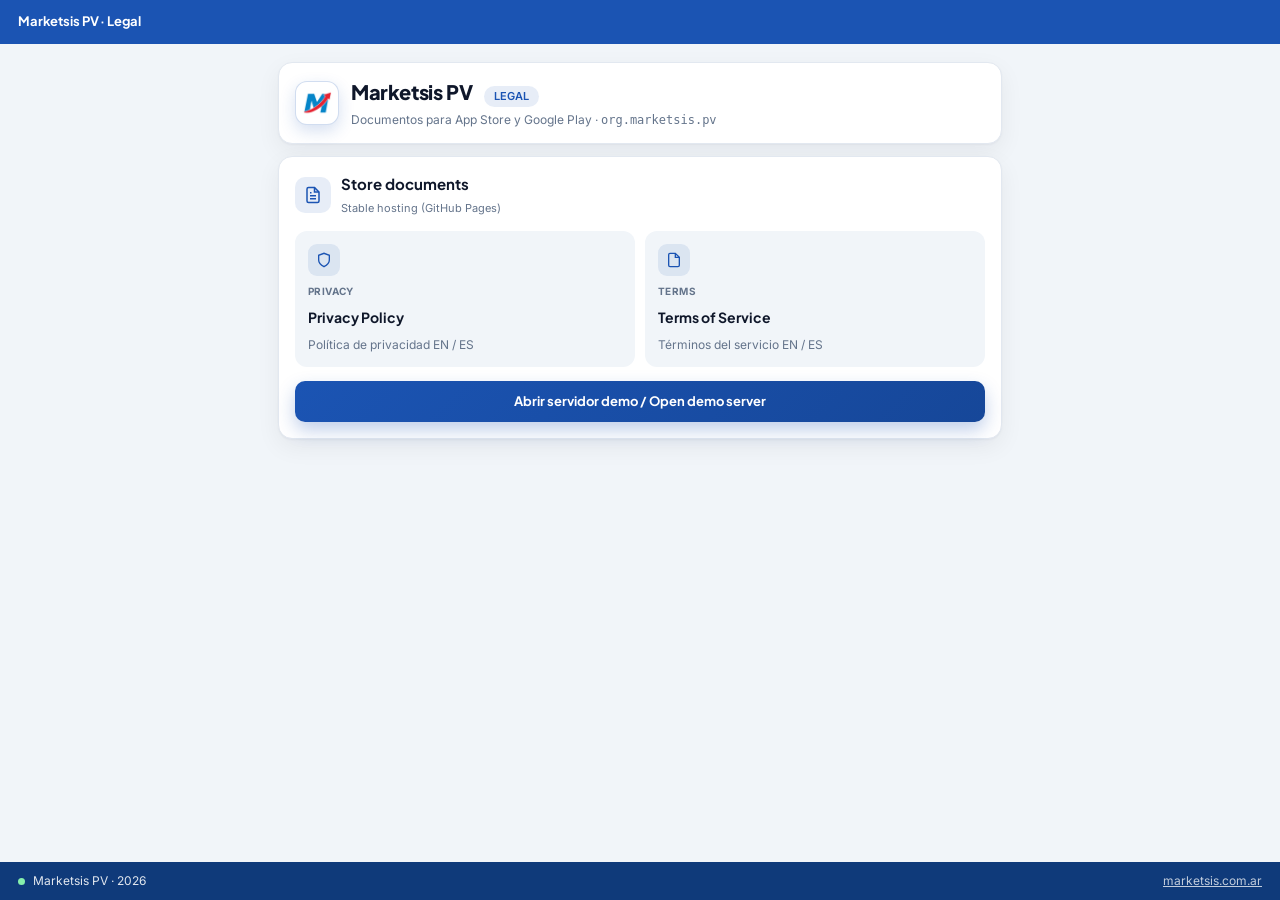
<file: docs/index.html>
<!doctype html>
<html lang="en">
<head>
  <meta charset="utf-8">
  <meta name="viewport" content="width=device-width, initial-scale=1">
  <meta name="robots" content="index,follow">
  <title>Marketsis PV · Legal</title>
  <link rel="canonical" href="https://marketsisdevs.github.io/PV-marketsios-demo/">
  <link rel="icon" type="image/png" href="./logo.png">
  <link rel="preconnect" href="https://fonts.googleapis.com">
  <link rel="preconnect" href="https://fonts.gstatic.com" crossorigin>
  <link href="https://fonts.googleapis.com/css2?family=Inter:wght@400;500;600;700&family=Plus+Jakarta+Sans:wght@600;700;800&family=JetBrains+Mono:wght@500;600&display=swap" rel="stylesheet">
  <link rel="stylesheet" href="./brand.css">
</head>
<body>
<div class="shell">
  <header class="titlebar">
    <span class="titlebar__title">Marketsis PV <span class="long">· Legal</span></span>
  </header>

  <div class="main main--narrow">
    <section class="panel brand-panel">
      <div class="brand">
        <div class="brand-logo"><img src="./logo.png" alt="Marketsis"></div>
        <div class="brand-copy">
          <h1>Marketsis PV</h1>
          <span class="pill pill--brand">LEGAL</span>
          <p class="brand-sub">Documentos para App Store y Google Play · <code>org.marketsis.pv</code></p>
        </div>
      </div>
    </section>

    <section class="panel section">
      <div class="section__head">
        <div class="section__icon" aria-hidden="true">
          <svg width="18" height="18" viewBox="0 0 24 24" fill="none" stroke="currentColor" stroke-width="2"><path d="M14 2H6a2 2 0 0 0-2 2v16a2 2 0 0 0 2 2h12a2 2 0 0 0 2-2V8z"/><path d="M14 2v6h6"/><path d="M16 13H8"/><path d="M16 17H8"/><path d="M10 9H8"/></svg>
        </div>
        <div class="section__titles">
          <h2>Store documents</h2>
          <span>Stable hosting (GitHub Pages)</span>
        </div>
      </div>
      <div class="tour" style="grid-template-columns: 1fr 1fr;">
        <a class="tour__item" href="./privacy.html" style="text-decoration:none;color:inherit;">
          <div class="tour__icon" aria-hidden="true">
            <svg width="16" height="16" viewBox="0 0 24 24" fill="none" stroke="currentColor" stroke-width="2"><path d="M12 22s8-4 8-10V5l-8-3-8 3v7c0 6 8 10 8 10z"/></svg>
          </div>
          <div class="tour__path">Privacy</div>
          <div class="tour__title">Privacy Policy</div>
          <div class="tour__text">Política de privacidad EN / ES</div>
        </a>
        <a class="tour__item" href="./terms.html" style="text-decoration:none;color:inherit;">
          <div class="tour__icon" aria-hidden="true">
            <svg width="16" height="16" viewBox="0 0 24 24" fill="none" stroke="currentColor" stroke-width="2"><path d="M14 2H6a2 2 0 0 0-2 2v16a2 2 0 0 0 2 2h12a2 2 0 0 0 2-2V8z"/><path d="M14 2v6h6"/></svg>
          </div>
          <div class="tour__path">Terms</div>
          <div class="tour__title">Terms of Service</div>
          <div class="tour__text">Términos del servicio EN / ES</div>
        </a>
      </div>
      <a class="btn btn--primary btn--block" href="https://marketsis-pv-demo.onrender.com/" target="_blank" rel="noopener">
        Abrir servidor demo / Open demo server
      </a>
    </section>
  </div>

  <footer class="footer">
    <div class="footer__left">
      <span class="footer__dot" aria-hidden="true"></span>
      <span>Marketsis PV · 2026</span>
    </div>
    <div class="footer__links">
      <a href="https://www.marketsis.com.ar/" target="_blank" rel="noopener">marketsis.com.ar</a>
    </div>
  </footer>
</div>
</body>
</html>
</file>
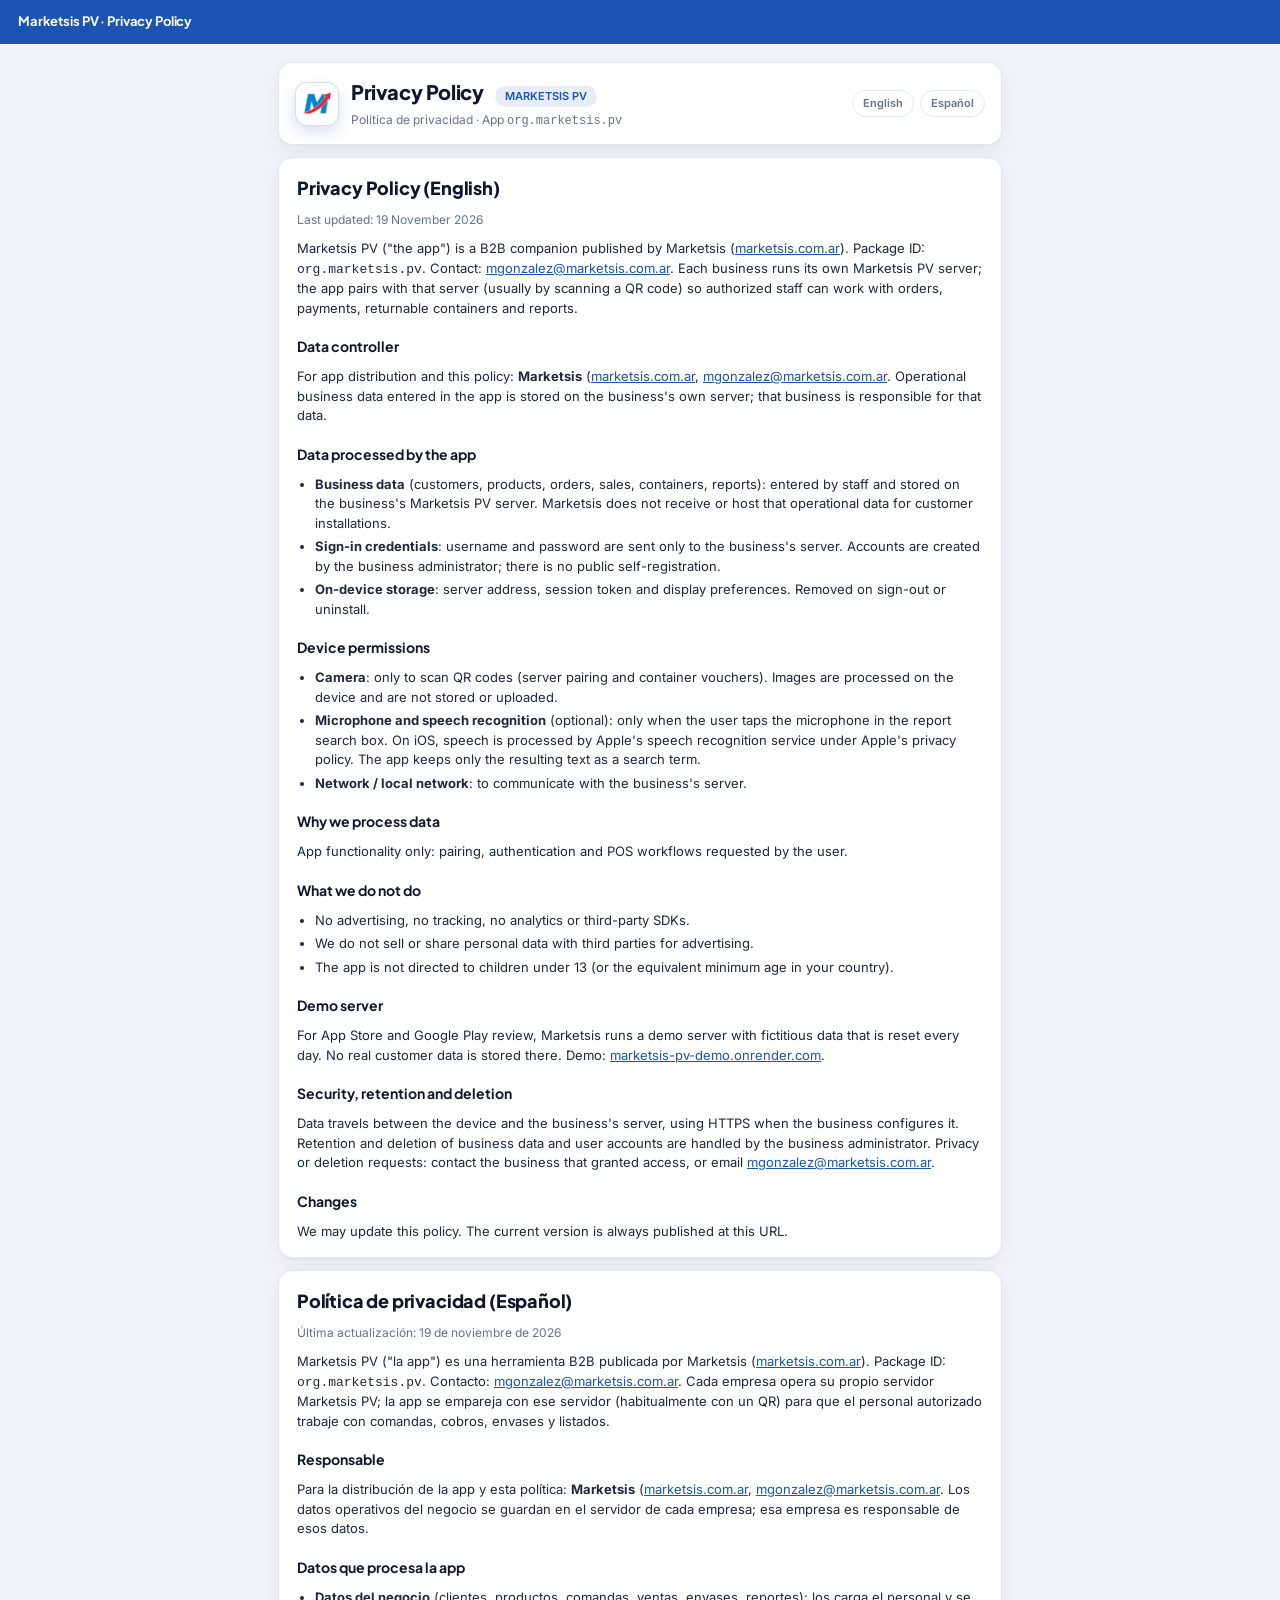
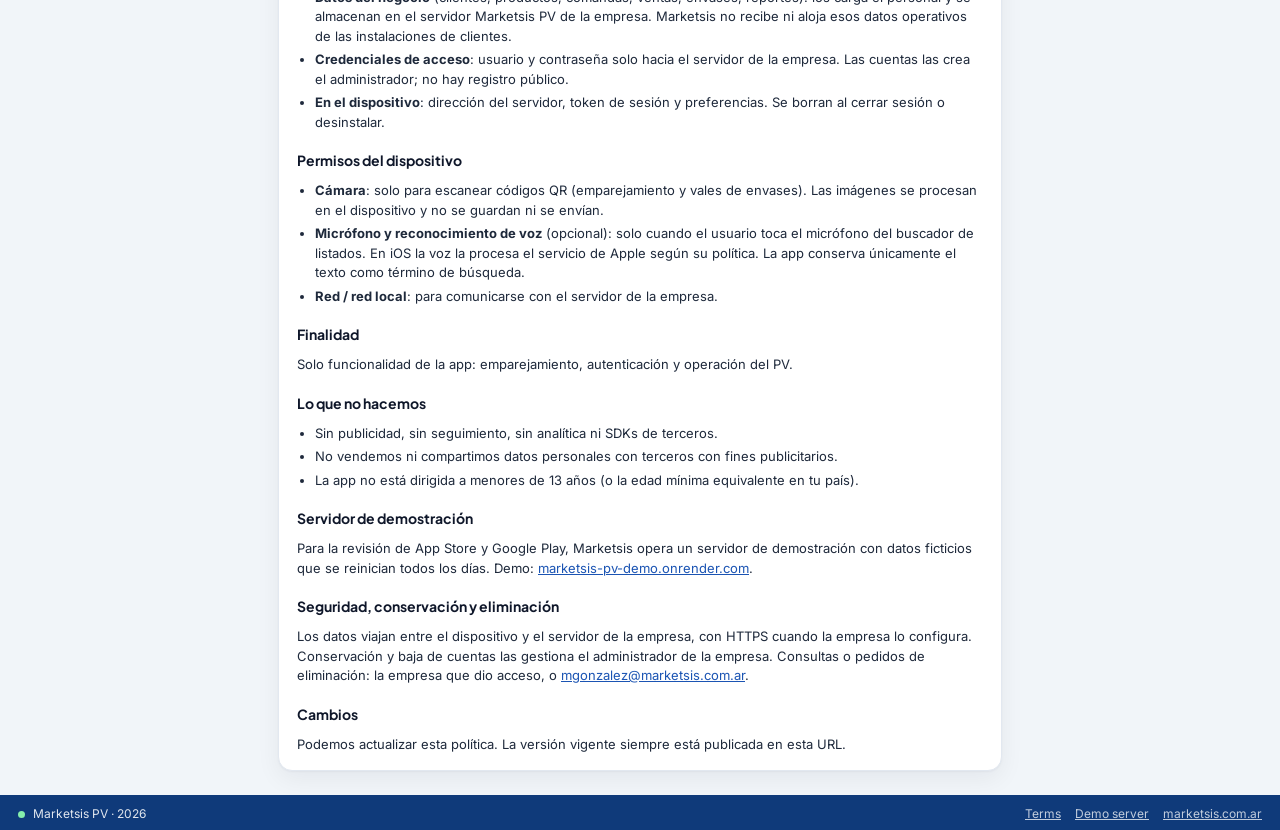
<file: docs/privacy.html>
<!doctype html>
<html lang="en">
<head>
  <meta charset="utf-8">
  <meta name="viewport" content="width=device-width, initial-scale=1">
  <meta name="robots" content="index,follow">
  <title>Privacy Policy · Marketsis PV (org.marketsis.pv)</title>
  <link rel="canonical" href="https://marketsisdevs.github.io/PV-marketsios-demo/privacy.html">
  <link rel="icon" type="image/png" href="./logo.png">
  <link rel="preconnect" href="https://fonts.googleapis.com">
  <link rel="preconnect" href="https://fonts.gstatic.com" crossorigin>
  <link href="https://fonts.googleapis.com/css2?family=Inter:wght@400;500;600;700&family=Plus+Jakarta+Sans:wght@600;700;800&family=JetBrains+Mono:wght@500;600&display=swap" rel="stylesheet">
  <link rel="stylesheet" href="./brand.css">
</head>
<body>
<div class="shell">
  <header class="titlebar">
    <a class="titlebar__title" href="./index.html">Marketsis PV <span class="long">· Privacy Policy</span></a>
  </header>

  <div class="main main--narrow">
    <section class="panel brand-panel">
      <div class="brand">
        <div class="brand-logo"><img src="./logo.png" alt="Marketsis"></div>
        <div class="brand-copy">
          <h1>Privacy Policy</h1>
          <span class="pill pill--brand">MARKETSIS PV</span>
          <p class="brand-sub">Política de privacidad · App <code>org.marketsis.pv</code></p>
        </div>
      </div>
      <nav class="lang-tabs">
        <a href="#en">English</a>
        <a href="#es">Español</a>
      </nav>
    </section>

    <article class="panel doc" id="en">
      <h2>Privacy Policy (English)</h2>
      <p class="updated">Last updated: 19 November 2026</p>

      <p>Marketsis PV ("the app") is a B2B companion published by Marketsis
        (<a href="https://www.marketsis.com.ar/" target="_blank" rel="noopener">marketsis.com.ar</a>).
        Package ID: <code>org.marketsis.pv</code>.
        Contact: <a href="mailto:mgonzalez@marketsis.com.ar">mgonzalez@marketsis.com.ar</a>.
        Each business runs its own Marketsis PV server; the app pairs with that server (usually by scanning a QR code)
        so authorized staff can work with orders, payments, returnable containers and reports.</p>

      <h3>Data controller</h3>
      <p>For app distribution and this policy: <b>Marketsis</b>
        (<a href="https://www.marketsis.com.ar/" target="_blank" rel="noopener">marketsis.com.ar</a>,
        <a href="mailto:mgonzalez@marketsis.com.ar">mgonzalez@marketsis.com.ar</a>.
        Operational business data entered in the app is stored on the business's own server; that business is responsible for that data.</p>

      <h3>Data processed by the app</h3>
      <ul>
        <li><b>Business data</b> (customers, products, orders, sales, containers, reports): entered by staff and stored on the business's Marketsis PV server. Marketsis does not receive or host that operational data for customer installations.</li>
        <li><b>Sign-in credentials</b>: username and password are sent only to the business's server. Accounts are created by the business administrator; there is no public self-registration.</li>
        <li><b>On-device storage</b>: server address, session token and display preferences. Removed on sign-out or uninstall.</li>
      </ul>

      <h3>Device permissions</h3>
      <ul>
        <li><b>Camera</b>: only to scan QR codes (server pairing and container vouchers). Images are processed on the device and are not stored or uploaded.</li>
        <li><b>Microphone and speech recognition</b> (optional): only when the user taps the microphone in the report search box. On iOS, speech is processed by Apple's speech recognition service under Apple's privacy policy. The app keeps only the resulting text as a search term.</li>
        <li><b>Network / local network</b>: to communicate with the business's server.</li>
      </ul>

      <h3>Why we process data</h3>
      <p>App functionality only: pairing, authentication and POS workflows requested by the user.</p>

      <h3>What we do not do</h3>
      <ul>
        <li>No advertising, no tracking, no analytics or third-party SDKs.</li>
        <li>We do not sell or share personal data with third parties for advertising.</li>
        <li>The app is not directed to children under 13 (or the equivalent minimum age in your country).</li>
      </ul>

      <h3>Demo server</h3>
      <p>For App Store and Google Play review, Marketsis runs a demo server with fictitious data that is reset every day.
        No real customer data is stored there.
        Demo: <a href="https://marketsis-pv-demo.onrender.com/" target="_blank" rel="noopener">marketsis-pv-demo.onrender.com</a>.</p>

      <h3>Security, retention and deletion</h3>
      <p>Data travels between the device and the business's server, using HTTPS when the business configures it.
        Retention and deletion of business data and user accounts are handled by the business administrator.
        Privacy or deletion requests: contact the business that granted access, or email
        <a href="mailto:mgonzalez@marketsis.com.ar">mgonzalez@marketsis.com.ar</a>.</p>

      <h3>Changes</h3>
      <p>We may update this policy. The current version is always published at this URL.</p>
    </article>

    <article class="panel doc" id="es">
      <h2>Política de privacidad (Español)</h2>
      <p class="updated">Última actualización: 19 de noviembre de 2026</p>

      <p>Marketsis PV ("la app") es una herramienta B2B publicada por Marketsis
        (<a href="https://www.marketsis.com.ar/" target="_blank" rel="noopener">marketsis.com.ar</a>).
        Package ID: <code>org.marketsis.pv</code>.
        Contacto: <a href="mailto:mgonzalez@marketsis.com.ar">mgonzalez@marketsis.com.ar</a>.
        Cada empresa opera su propio servidor Marketsis PV; la app se empareja con ese servidor (habitualmente con un QR)
        para que el personal autorizado trabaje con comandas, cobros, envases y listados.</p>

      <h3>Responsable</h3>
      <p>Para la distribución de la app y esta política: <b>Marketsis</b>
        (<a href="https://www.marketsis.com.ar/" target="_blank" rel="noopener">marketsis.com.ar</a>,
        <a href="mailto:mgonzalez@marketsis.com.ar">mgonzalez@marketsis.com.ar</a>.
        Los datos operativos del negocio se guardan en el servidor de cada empresa; esa empresa es responsable de esos datos.</p>

      <h3>Datos que procesa la app</h3>
      <ul>
        <li><b>Datos del negocio</b> (clientes, productos, comandas, ventas, envases, reportes): los carga el personal y se almacenan en el servidor Marketsis PV de la empresa. Marketsis no recibe ni aloja esos datos operativos de las instalaciones de clientes.</li>
        <li><b>Credenciales de acceso</b>: usuario y contraseña solo hacia el servidor de la empresa. Las cuentas las crea el administrador; no hay registro público.</li>
        <li><b>En el dispositivo</b>: dirección del servidor, token de sesión y preferencias. Se borran al cerrar sesión o desinstalar.</li>
      </ul>

      <h3>Permisos del dispositivo</h3>
      <ul>
        <li><b>Cámara</b>: solo para escanear códigos QR (emparejamiento y vales de envases). Las imágenes se procesan en el dispositivo y no se guardan ni se envían.</li>
        <li><b>Micrófono y reconocimiento de voz</b> (opcional): solo cuando el usuario toca el micrófono del buscador de listados. En iOS la voz la procesa el servicio de Apple según su política. La app conserva únicamente el texto como término de búsqueda.</li>
        <li><b>Red / red local</b>: para comunicarse con el servidor de la empresa.</li>
      </ul>

      <h3>Finalidad</h3>
      <p>Solo funcionalidad de la app: emparejamiento, autenticación y operación del PV.</p>

      <h3>Lo que no hacemos</h3>
      <ul>
        <li>Sin publicidad, sin seguimiento, sin analítica ni SDKs de terceros.</li>
        <li>No vendemos ni compartimos datos personales con terceros con fines publicitarios.</li>
        <li>La app no está dirigida a menores de 13 años (o la edad mínima equivalente en tu país).</li>
      </ul>

      <h3>Servidor de demostración</h3>
      <p>Para la revisión de App Store y Google Play, Marketsis opera un servidor de demostración con datos ficticios que se reinician todos los días.
        Demo: <a href="https://marketsis-pv-demo.onrender.com/" target="_blank" rel="noopener">marketsis-pv-demo.onrender.com</a>.</p>

      <h3>Seguridad, conservación y eliminación</h3>
      <p>Los datos viajan entre el dispositivo y el servidor de la empresa, con HTTPS cuando la empresa lo configura.
        Conservación y baja de cuentas las gestiona el administrador de la empresa.
        Consultas o pedidos de eliminación: la empresa que dio acceso, o
        <a href="mailto:mgonzalez@marketsis.com.ar">mgonzalez@marketsis.com.ar</a>.</p>

      <h3>Cambios</h3>
      <p>Podemos actualizar esta política. La versión vigente siempre está publicada en esta URL.</p>
    </article>
  </div>

  <footer class="footer">
    <div class="footer__left">
      <span class="footer__dot" aria-hidden="true"></span>
      <span>Marketsis PV · 2026</span>
    </div>
    <div class="footer__links">
      <a href="./terms.html">Terms</a>
      <a href="https://marketsis-pv-demo.onrender.com/" target="_blank" rel="noopener">Demo server</a>
      <a href="https://www.marketsis.com.ar/" target="_blank" rel="noopener">marketsis.com.ar</a>
    </div>
  </footer>
</div>
</body>
</html>
</file>
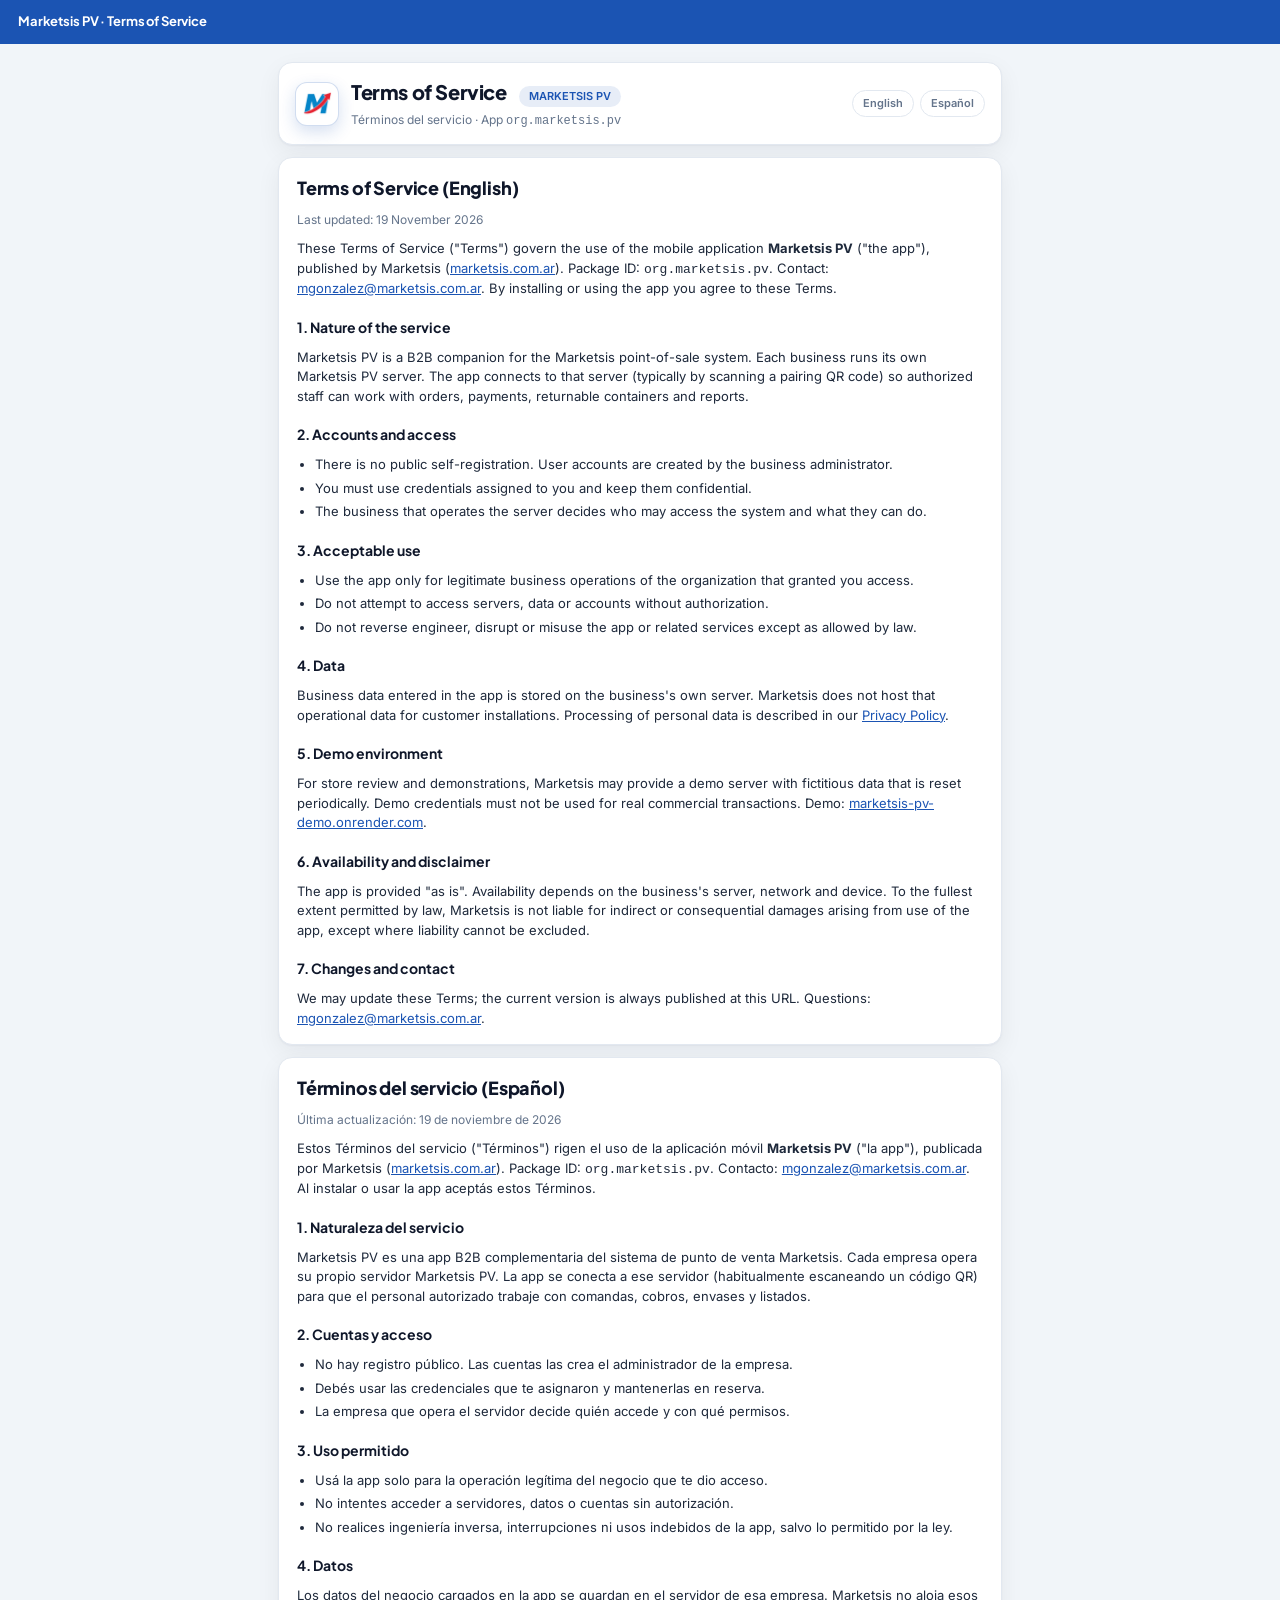
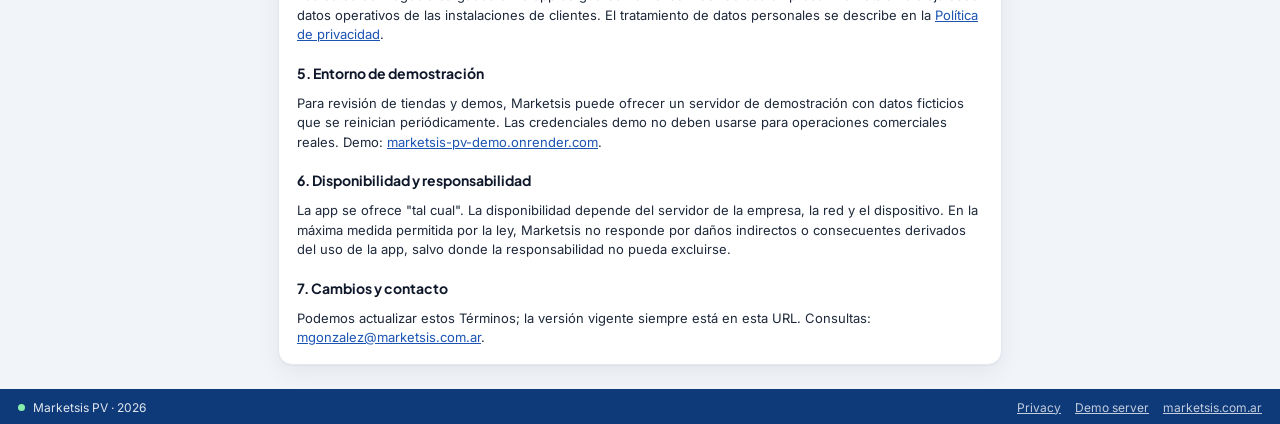
<file: docs/terms.html>
<!doctype html>
<html lang="en">
<head>
  <meta charset="utf-8">
  <meta name="viewport" content="width=device-width, initial-scale=1">
  <meta name="robots" content="index,follow">
  <title>Terms of Service · Marketsis PV (org.marketsis.pv)</title>
  <link rel="canonical" href="https://marketsisdevs.github.io/PV-marketsios-demo/terms.html">
  <link rel="icon" type="image/png" href="./logo.png">
  <link rel="preconnect" href="https://fonts.googleapis.com">
  <link rel="preconnect" href="https://fonts.gstatic.com" crossorigin>
  <link href="https://fonts.googleapis.com/css2?family=Inter:wght@400;500;600;700&family=Plus+Jakarta+Sans:wght@600;700;800&family=JetBrains+Mono:wght@500;600&display=swap" rel="stylesheet">
  <link rel="stylesheet" href="./brand.css">
</head>
<body>
<div class="shell">
  <header class="titlebar">
    <a class="titlebar__title" href="./index.html">Marketsis PV <span class="long">· Terms of Service</span></a>
  </header>

  <div class="main main--narrow">
    <section class="panel brand-panel">
      <div class="brand">
        <div class="brand-logo"><img src="./logo.png" alt="Marketsis"></div>
        <div class="brand-copy">
          <h1>Terms of Service</h1>
          <span class="pill pill--brand">MARKETSIS PV</span>
          <p class="brand-sub">Términos del servicio · App <code>org.marketsis.pv</code></p>
        </div>
      </div>
      <nav class="lang-tabs">
        <a href="#en">English</a>
        <a href="#es">Español</a>
      </nav>
    </section>

    <article class="panel doc" id="en">
      <h2>Terms of Service (English)</h2>
      <p class="updated">Last updated: 19 November 2026</p>

      <p>These Terms of Service ("Terms") govern the use of the mobile application <b>Marketsis PV</b> ("the app"),
        published by Marketsis (<a href="https://www.marketsis.com.ar/" target="_blank" rel="noopener">marketsis.com.ar</a>).
        Package ID: <code>org.marketsis.pv</code>.
        Contact: <a href="mailto:mgonzalez@marketsis.com.ar">mgonzalez@marketsis.com.ar</a>.
        By installing or using the app you agree to these Terms.</p>

      <h3>1. Nature of the service</h3>
      <p>Marketsis PV is a B2B companion for the Marketsis point-of-sale system. Each business runs its own Marketsis PV server.
        The app connects to that server (typically by scanning a pairing QR code) so authorized staff can work with orders,
        payments, returnable containers and reports.</p>

      <h3>2. Accounts and access</h3>
      <ul>
        <li>There is no public self-registration. User accounts are created by the business administrator.</li>
        <li>You must use credentials assigned to you and keep them confidential.</li>
        <li>The business that operates the server decides who may access the system and what they can do.</li>
      </ul>

      <h3>3. Acceptable use</h3>
      <ul>
        <li>Use the app only for legitimate business operations of the organization that granted you access.</li>
        <li>Do not attempt to access servers, data or accounts without authorization.</li>
        <li>Do not reverse engineer, disrupt or misuse the app or related services except as allowed by law.</li>
      </ul>

      <h3>4. Data</h3>
      <p>Business data entered in the app is stored on the business's own server. Marketsis does not host that operational data
        for customer installations. Processing of personal data is described in our
        <a href="./privacy.html">Privacy Policy</a>.</p>

      <h3>5. Demo environment</h3>
      <p>For store review and demonstrations, Marketsis may provide a demo server with fictitious data that is reset periodically.
        Demo credentials must not be used for real commercial transactions.
        Demo: <a href="https://marketsis-pv-demo.onrender.com/" target="_blank" rel="noopener">marketsis-pv-demo.onrender.com</a>.</p>

      <h3>6. Availability and disclaimer</h3>
      <p>The app is provided "as is". Availability depends on the business's server, network and device.
        To the fullest extent permitted by law, Marketsis is not liable for indirect or consequential damages arising from use of the app,
        except where liability cannot be excluded.</p>

      <h3>7. Changes and contact</h3>
      <p>We may update these Terms; the current version is always published at this URL.
        Questions: <a href="mailto:mgonzalez@marketsis.com.ar">mgonzalez@marketsis.com.ar</a>.</p>
    </article>

    <article class="panel doc" id="es">
      <h2>Términos del servicio (Español)</h2>
      <p class="updated">Última actualización: 19 de noviembre de 2026</p>

      <p>Estos Términos del servicio ("Términos") rigen el uso de la aplicación móvil <b>Marketsis PV</b> ("la app"),
        publicada por Marketsis (<a href="https://www.marketsis.com.ar/" target="_blank" rel="noopener">marketsis.com.ar</a>).
        Package ID: <code>org.marketsis.pv</code>.
        Contacto: <a href="mailto:mgonzalez@marketsis.com.ar">mgonzalez@marketsis.com.ar</a>.
        Al instalar o usar la app aceptás estos Términos.</p>

      <h3>1. Naturaleza del servicio</h3>
      <p>Marketsis PV es una app B2B complementaria del sistema de punto de venta Marketsis. Cada empresa opera su propio servidor Marketsis PV.
        La app se conecta a ese servidor (habitualmente escaneando un código QR) para que el personal autorizado trabaje con comandas,
        cobros, envases y listados.</p>

      <h3>2. Cuentas y acceso</h3>
      <ul>
        <li>No hay registro público. Las cuentas las crea el administrador de la empresa.</li>
        <li>Debés usar las credenciales que te asignaron y mantenerlas en reserva.</li>
        <li>La empresa que opera el servidor decide quién accede y con qué permisos.</li>
      </ul>

      <h3>3. Uso permitido</h3>
      <ul>
        <li>Usá la app solo para la operación legítima del negocio que te dio acceso.</li>
        <li>No intentes acceder a servidores, datos o cuentas sin autorización.</li>
        <li>No realices ingeniería inversa, interrupciones ni usos indebidos de la app, salvo lo permitido por la ley.</li>
      </ul>

      <h3>4. Datos</h3>
      <p>Los datos del negocio cargados en la app se guardan en el servidor de esa empresa. Marketsis no aloja esos datos operativos
        de las instalaciones de clientes. El tratamiento de datos personales se describe en la
        <a href="./privacy.html">Política de privacidad</a>.</p>

      <h3>5. Entorno de demostración</h3>
      <p>Para revisión de tiendas y demos, Marketsis puede ofrecer un servidor de demostración con datos ficticios que se reinician periódicamente.
        Las credenciales demo no deben usarse para operaciones comerciales reales.
        Demo: <a href="https://marketsis-pv-demo.onrender.com/" target="_blank" rel="noopener">marketsis-pv-demo.onrender.com</a>.</p>

      <h3>6. Disponibilidad y responsabilidad</h3>
      <p>La app se ofrece "tal cual". La disponibilidad depende del servidor de la empresa, la red y el dispositivo.
        En la máxima medida permitida por la ley, Marketsis no responde por daños indirectos o consecuentes derivados del uso de la app,
        salvo donde la responsabilidad no pueda excluirse.</p>

      <h3>7. Cambios y contacto</h3>
      <p>Podemos actualizar estos Términos; la versión vigente siempre está en esta URL.
        Consultas: <a href="mailto:mgonzalez@marketsis.com.ar">mgonzalez@marketsis.com.ar</a>.</p>
    </article>
  </div>

  <footer class="footer">
    <div class="footer__left">
      <span class="footer__dot" aria-hidden="true"></span>
      <span>Marketsis PV · 2026</span>
    </div>
    <div class="footer__links">
      <a href="./privacy.html">Privacy</a>
      <a href="https://marketsis-pv-demo.onrender.com/" target="_blank" rel="noopener">Demo server</a>
      <a href="https://www.marketsis.com.ar/" target="_blank" rel="noopener">marketsis.com.ar</a>
    </div>
  </footer>
</div>
</body>
</html>
</file>
<file: docs/brand.css>
:root {
  --brand: #1B54B3;
  --brand-dark: #164799;
  --brand-deep: #0F3A7A;
  --surface: #F1F5F9;
  --card: #FFFFFF;
  --ink: #0F172A;
  --text: #1E293B;
  --muted: #64748B;
  --border: #E2E8F0;
  --positive: #22C55E;
  --positive-bg: rgba(34, 197, 94, 0.12);
  --negative: #DC2626;
  --warning: #F59E0B;
  --warning-bg: rgba(245, 158, 11, 0.12);
  --font: Inter, system-ui, sans-serif;
  --heading: "Plus Jakarta Sans", Inter, sans-serif;
  --mono: "JetBrains Mono", ui-monospace, monospace;
  --radius: 14px;
  --shadow: 0 1px 2px rgba(15, 23, 42, 0.04), 0 8px 24px rgba(15, 23, 42, 0.06);
  --ease: cubic-bezier(0.16, 1, 0.3, 1);
}

* { box-sizing: border-box; }

html, body {
  margin: 0;
  min-height: 100%;
  font-family: var(--font);
  font-size: 14px;
  line-height: 1.5;
  color: var(--text);
  background: var(--surface);
  -webkit-font-smoothing: antialiased;
}

::selection { background: var(--brand); color: #fff; }

.shell { min-height: 100vh; display: flex; flex-direction: column; }

.titlebar {
  position: sticky;
  top: 0;
  z-index: 10;
  height: 44px;
  background: var(--brand);
  color: #fff;
  display: flex;
  align-items: center;
  justify-content: space-between;
  gap: 12px;
  padding: 0 18px;
}

.titlebar__title {
  font-family: var(--heading);
  font-size: 13px;
  font-weight: 700;
  letter-spacing: -0.01em;
  white-space: nowrap;
}

.titlebar__online {
  display: inline-flex;
  align-items: center;
  gap: 6px;
  font-size: 11px;
  font-weight: 600;
  background: rgba(255, 255, 255, 0.14);
  border: 1px solid rgba(255, 255, 255, 0.2);
  border-radius: 999px;
  padding: 3px 10px;
  white-space: nowrap;
}

.titlebar__online .dot {
  width: 7px;
  height: 7px;
  border-radius: 50%;
  background: #fde68a;
  box-shadow: 0 0 0 3px rgba(253, 230, 138, 0.25);
}

.titlebar__online.is-online .dot { background: #86efac; box-shadow: 0 0 0 3px rgba(134, 239, 172, 0.25); }
.titlebar__online.is-offline .dot { background: #fca5a5; box-shadow: 0 0 0 3px rgba(252, 165, 165, 0.25); }

.main {
  flex: 1;
  width: 100%;
  max-width: 980px;
  margin: 0 auto;
  padding: 18px 18px 24px;
  display: flex;
  flex-direction: column;
  gap: 12px;
}

.panel {
  background: var(--card);
  border: 1px solid var(--border);
  border-radius: var(--radius);
  box-shadow: var(--shadow);
}

.brand-panel {
  display: flex;
  align-items: center;
  justify-content: space-between;
  gap: 16px;
  padding: 14px 16px;
  flex-wrap: wrap;
}

.brand { display: flex; align-items: center; gap: 12px; min-width: 0; }

.brand-logo {
  width: 44px;
  height: 44px;
  border-radius: 12px;
  background: #fff;
  border: 1px solid rgba(27, 84, 179, 0.2);
  display: grid;
  place-items: center;
  overflow: hidden;
  flex-shrink: 0;
  box-shadow: 0 6px 16px rgba(27, 84, 179, 0.18);
}

.brand-logo img { width: 72%; height: 72%; object-fit: contain; }

.brand-copy h1 {
  margin: 0;
  font-family: var(--heading);
  font-size: 20px;
  font-weight: 800;
  color: var(--ink);
  letter-spacing: -0.02em;
  display: inline;
}

.brand-sub { margin: 4px 0 0; font-size: 12px; color: var(--muted); }

.brand-meta { display: flex; flex-wrap: wrap; gap: 8px; justify-content: flex-end; }

.pill {
  display: inline-flex;
  align-items: center;
  gap: 6px;
  border-radius: 999px;
  font-size: 11px;
  font-weight: 600;
  padding: 4px 10px;
  line-height: 1.2;
  white-space: nowrap;
}

.pill--brand { background: rgba(27, 84, 179, 0.1); color: var(--brand); margin-left: 8px; vertical-align: middle; }
.pill--muted { background: #fff; border: 1px solid var(--border); color: var(--muted); }
.pill--ok { background: var(--positive-bg); color: #15803d; }
.pill--soft { background: rgba(27, 84, 179, 0.08); color: var(--brand-dark); }

.grid-2 { display: grid; grid-template-columns: 1fr 1fr; gap: 12px; }

.section { padding: 16px; display: flex; flex-direction: column; gap: 14px; }

.section__head { display: flex; align-items: center; gap: 10px; }

.section__icon {
  width: 36px;
  height: 36px;
  border-radius: 10px;
  background: rgba(27, 84, 179, 0.1);
  color: var(--brand);
  display: grid;
  place-items: center;
  flex-shrink: 0;
}

.section__titles { flex: 1; min-width: 0; }

.section__titles h2 {
  margin: 0;
  font-family: var(--heading);
  font-size: 15px;
  font-weight: 700;
  color: var(--ink);
}

.section__titles span { font-size: 11px; color: var(--muted); }

.qr-box {
  display: grid;
  place-items: center;
  background: var(--surface);
  border-radius: 12px;
  padding: 16px;
}

.qr-box img {
  width: min(300px, 72vw);
  height: auto;
  background: #fff;
  border-radius: 10px;
  padding: 6px;
  border: 1px solid var(--border);
}

.steps { margin: 0; padding: 0; list-style: none; display: flex; flex-direction: column; gap: 10px; counter-reset: step; }

.steps li {
  counter-increment: step;
  display: grid;
  grid-template-columns: 26px 1fr;
  gap: 10px;
  align-items: start;
  font-size: 13px;
}

.steps li::before {
  content: counter(step);
  width: 26px;
  height: 26px;
  border-radius: 50%;
  background: var(--brand);
  color: #fff;
  font-family: var(--heading);
  font-weight: 700;
  font-size: 12px;
  display: grid;
  place-items: center;
  font-variant-numeric: tabular-nums;
}

.steps b { color: var(--ink); }

.creds { display: grid; grid-template-columns: 1fr 1fr; gap: 8px; }

.stat { background: var(--surface); border-radius: 10px; padding: 10px 12px; min-width: 0; }

.stat__label {
  font-size: 10px;
  font-weight: 700;
  letter-spacing: 0.04em;
  text-transform: uppercase;
  color: var(--muted);
  margin-bottom: 4px;
}

.stat__value {
  font-family: var(--mono);
  font-size: 15px;
  font-weight: 600;
  color: var(--brand-dark);
  overflow: hidden;
  text-overflow: ellipsis;
  white-space: nowrap;
}

.access-box {
  background: rgba(27, 84, 179, 0.06);
  border: 1px solid rgba(27, 84, 179, 0.14);
  border-radius: 12px;
  padding: 12px;
  display: grid;
  grid-template-columns: 1fr auto;
  gap: 12px;
  align-items: center;
}

.access-label { display: flex; align-items: center; gap: 8px; margin-bottom: 6px; }

.access-label span:first-child {
  font-size: 10px;
  font-weight: 700;
  letter-spacing: 0.05em;
  text-transform: uppercase;
  color: var(--muted);
}

.access-url { display: flex; align-items: center; gap: 8px; min-width: 0; }

.access-url code {
  font-family: var(--mono);
  font-size: 13px;
  font-weight: 600;
  color: var(--brand-dark);
  overflow: hidden;
  text-overflow: ellipsis;
  white-space: nowrap;
}

.btn {
  border: none;
  cursor: pointer;
  border-radius: 10px;
  font-family: var(--heading);
  font-weight: 700;
  font-size: 13px;
  display: inline-flex;
  align-items: center;
  justify-content: center;
  gap: 8px;
  text-decoration: none;
  transition: transform 0.2s var(--ease), box-shadow 0.2s var(--ease), background 0.2s ease;
}

.btn:hover { transform: translateY(-1px); }

.btn--ghost { background: #fff; border: 1px solid var(--border); color: var(--text); padding: 8px 12px; }
.btn--ghost:hover { border-color: rgba(27, 84, 179, 0.4); color: var(--brand); box-shadow: 0 6px 14px rgba(27, 84, 179, 0.1); }
.btn--ghost.copied { color: #15803d; border-color: rgba(34, 197, 94, 0.4); background: var(--positive-bg); }

.btn--primary {
  background: linear-gradient(135deg, var(--brand), var(--brand-dark));
  color: #fff;
  padding: 11px 16px;
  box-shadow: 0 8px 18px rgba(27, 84, 179, 0.28);
}

.btn--primary:hover { box-shadow: 0 12px 24px rgba(27, 84, 179, 0.34); }

.btn--block { width: 100%; }

.note {
  display: flex;
  gap: 10px;
  align-items: flex-start;
  background: var(--warning-bg);
  border: 1px solid rgba(245, 158, 11, 0.35);
  border-radius: 12px;
  padding: 12px 14px;
  font-size: 12px;
  color: #92400E;
}

.note svg { flex-shrink: 0; margin-top: 1px; color: #b45309; }

.tour { display: grid; grid-template-columns: repeat(4, 1fr); gap: 10px; }

.tour__item {
  background: var(--surface);
  border: 1px solid transparent;
  border-radius: 12px;
  padding: 12px;
  display: flex;
  flex-direction: column;
  gap: 8px;
  transition: border-color 0.3s var(--ease), background 0.3s var(--ease);
}

.tour__item:hover { border-color: var(--brand); background: #fff; }

.tour__icon {
  width: 32px;
  height: 32px;
  border-radius: 9px;
  background: rgba(27, 84, 179, 0.1);
  color: var(--brand);
  display: grid;
  place-items: center;
}

.tour__path {
  font-size: 10px;
  font-weight: 700;
  letter-spacing: 0.04em;
  text-transform: uppercase;
  color: var(--muted);
}

.tour__title { font-family: var(--heading); font-size: 14px; font-weight: 700; color: var(--ink); }

.tour__text { font-size: 12px; color: var(--muted); }

.es p { margin: 0; font-size: 13px; color: var(--text); }
.es b { color: var(--ink); }

.footer {
  background: var(--brand-deep);
  color: rgba(255, 255, 255, 0.88);
  display: flex;
  align-items: center;
  justify-content: space-between;
  padding: 10px 18px;
  font-size: 12px;
  gap: 12px;
  flex-wrap: wrap;
}

.footer__left { display: flex; align-items: center; gap: 8px; }

.footer__dot { width: 7px; height: 7px; border-radius: 50%; background: #86efac; flex-shrink: 0; }

.footer a { color: inherit; opacity: 0.85; }
.footer a:hover { opacity: 1; }

.footer__links { display: flex; gap: 14px; }

.main--narrow { max-width: 760px; }

.titlebar a { color: #fff; text-decoration: none; }

.lang-tabs { display: inline-flex; gap: 6px; }

.lang-tabs a {
  font-size: 11px;
  font-weight: 600;
  padding: 4px 10px;
  border-radius: 999px;
  border: 1px solid var(--border);
  color: var(--muted);
  text-decoration: none;
  background: #fff;
}

.lang-tabs a:hover { border-color: rgba(27, 84, 179, 0.4); color: var(--brand); }

.doc { padding: 16px 18px; display: flex; flex-direction: column; gap: 10px; }

.doc h2 {
  margin: 0;
  font-family: var(--heading);
  font-size: 18px;
  font-weight: 800;
  color: var(--ink);
  letter-spacing: -0.01em;
}

.doc h3 {
  margin: 8px 0 0;
  font-family: var(--heading);
  font-size: 14px;
  font-weight: 700;
  color: var(--ink);
}

.doc p, .doc li { margin: 0; font-size: 13px; color: var(--text); }

.doc ul { margin: 0; padding-left: 18px; display: flex; flex-direction: column; gap: 4px; }

.doc a { color: var(--brand); }

.doc .updated { font-size: 12px; color: var(--muted); }

@media (max-width: 820px) {
  .grid-2 { grid-template-columns: 1fr; }
  .tour { grid-template-columns: 1fr 1fr; }
  .access-box { grid-template-columns: 1fr; }
  .access-box .btn { width: 100%; }
}

@media (max-width: 480px) {
  .tour { grid-template-columns: 1fr; }
  .titlebar__title .long { display: none; }
}
</file>
